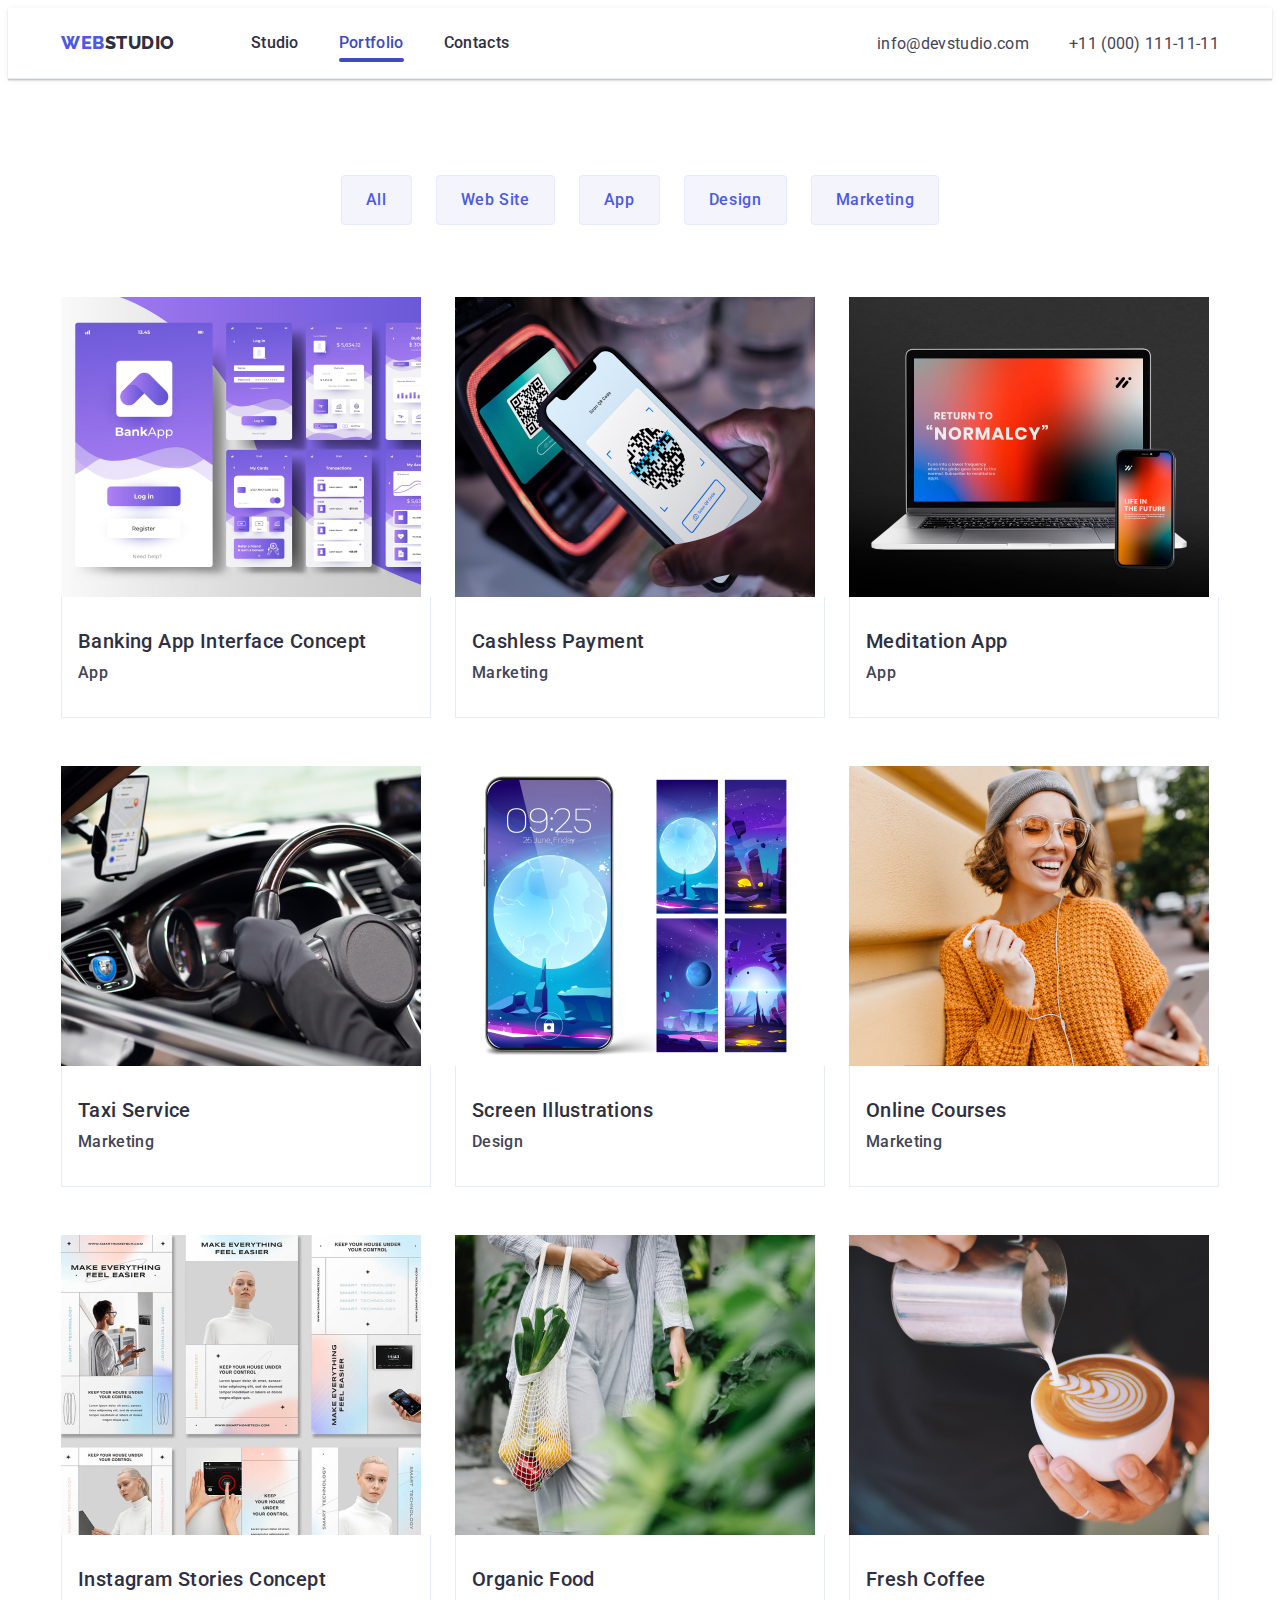
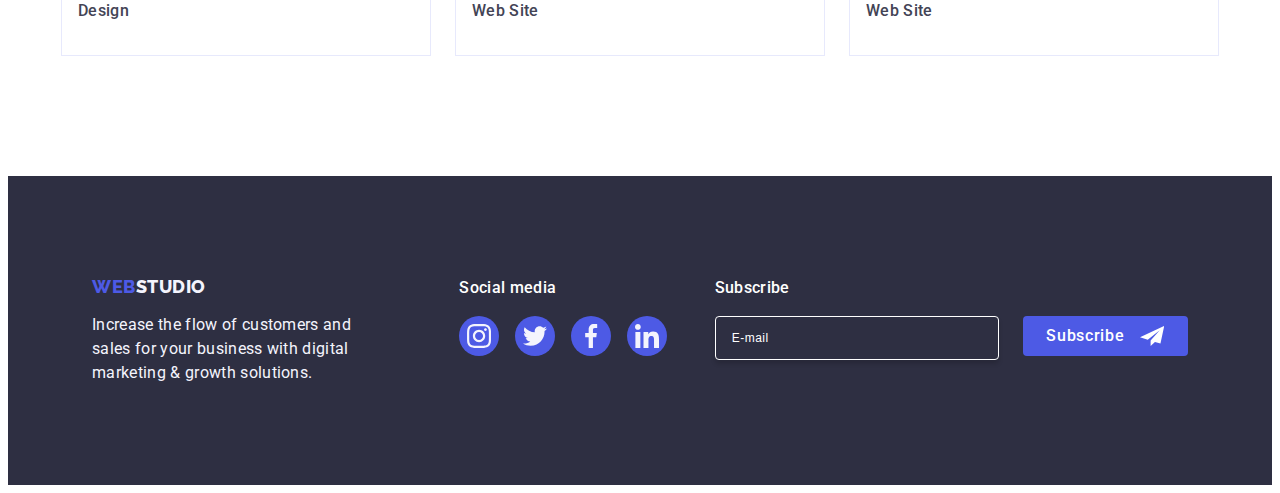
<file: portfolio.html>
<!DOCTYPE html>
<html lang="en">
  <head>
    <meta charset="UTF-8" />
    <meta name="viewport" content="width=device-width, initial-scale=1.0" />
    <title>Document</title>
    <link rel="preconnect" href="https://fonts.googleapis.com" />
    <link rel="preconnect" href="https://fonts.gstatic.com" crossorigin />
    <link
      href="https://fonts.googleapis.com/css2?family=Raleway:wght@800&family=Roboto:wght@400;500;700;900&display=swap"
      rel="stylesheet"
    />
    <link
      rel="stylesheet"
      href="https://cdnjs.cloudflare.com/ajax/libs/modern-normalize/2.0.0/modern-normalize.min.css"
      integrity="sha512-4xo8blKMVCiXpTaLzQSLSw3KFOVPWhm/TRtuPVc4WG6kUgjH6J03IBuG7JZPkcWMxJ5huwaBpOpnwYElP/m6wg=="
      crossorigin="anonymous"
      referrerpolicy="no-referrer"
    />
    <link rel="stylesheet" href="css/styles.css" />
  </head>

  <body>
    <header class="head">
      <div class="head-section container">
        <nav class="navigation">
          <a href="./index.html" class="web link"
            >Web<span class="head-studio">Studio</span></a
          >
          <ul class="navigation-list list">
            <li>
              <a href="./index.html" class="nav-item link">Studio</a>
            </li>
            <li>
              <a href="./portfolio.html" class="nav-item current emphasis link">
                Portfolio
              </a>
            </li>
            <li>
              <a href="/" class="nav-item link">Contacts</a>
            </li>
          </ul>
        </nav>
        <address class="info">
          <ul class="info-list list">
            <li>
              <a href="mailto:info@devstudio.com" class="info-style link"
                >info@devstudio.com</a
              >
            </li>
            <li>
              <a href="tel:+110001111111" class="info-style link"
                >+11 (000) 111-11-11</a
              >
            </li>
          </ul>
        </address>
      </div>
    </header>
    <main>
      <section class="sect">
        <div class="container">
          <h1 class="visually-hidden">Bla-Bla-Bla</h1>
          <ul class="button-list list">
            <li>
              <button type="button" class="portfolio-btn">All</button>
            </li>
            <li>
              <button type="button" class="portfolio-btn">Web Site</button>
            </li>
            <li>
              <button type="button" class="portfolio-btn">App</button>
            </li>
            <li>
              <button type="button" class="portfolio-btn">Design</button>
            </li>
            <li>
              <button type="button" class="portfolio-btn">Marketing</button>
            </li>
          </ul>
          <ul class="portfolio-images-list list">
            <li class="portfolio-item">
              <a href="" class="portfolio-link link">
                <div class="portfolio-container">
                  <img
                    src="./images/ProjectCard1.jpg"
                    alt="ProjectCard1"
                    width="360"
                  />
                  <p class="portfolio-description">
                    14 Stylish and User-Friendly App Design Concepts · Task
                    Manager App · Calorie Tracker App · Exotic Fruit Ecommerce
                    App · Cloud Storage App
                  </p>
                </div>
                <div class="portfolio-text">
                  <h2 class="portfolio-article">
                    Banking App Interface Concept
                  </h2>
                  <p class="portfolio-paragraph">App</p>
                </div>
              </a>
            </li>
            <li class="portfolio-item">
              <a href="" class="portfolio-link link">
                <div class="portfolio-container">
                  <img
                    src="./images/ProjectCard2.jpg"
                    alt="ProjectCard2"
                    width="360"
                  />
                  <p class="portfolio-description">
                    14 Stylish and User-Friendly App Design Concepts · Task
                    Manager App · Calorie Tracker App · Exotic Fruit Ecommerce
                    App · Cloud Storage App
                  </p>
                </div>
                <div class="portfolio-text">
                  <h2 class="portfolio-article">Cashless Payment</h2>
                  <p class="portfolio-paragraph">Marketing</p>
                </div>
              </a>
            </li>
            <li class="portfolio-item">
              <a href="" class="portfolio-link link">
                <div class="portfolio-container">
                  <img
                    src="./images/ProjectCard3.jpg"
                    alt="ProjectCard3"
                    width="360"
                  />
                  <p class="portfolio-description">
                    14 Stylish and User-Friendly App Design Concepts · Task
                    Manager App · Calorie Tracker App · Exotic Fruit Ecommerce
                    App · Cloud Storage App
                  </p>
                </div>
                <div class="portfolio-text">
                  <h2 class="portfolio-article">Meditation App</h2>
                  <p class="portfolio-paragraph">App</p>
                </div>
              </a>
            </li>
            <li class="portfolio-item">
              <a href="" class="portfolio-link link">
                <div class="portfolio-container">
                  <img
                    src="./images/ProjectCard4.jpg"
                    alt="ProjectCard4"
                    width="360"
                  />
                  <p class="portfolio-description">
                    14 Stylish and User-Friendly App Design Concepts · Task
                    Manager App · Calorie Tracker App · Exotic Fruit Ecommerce
                    App · Cloud Storage App
                  </p>
                </div>
                <div class="portfolio-text">
                  <h2 class="portfolio-article">Taxi Service</h2>
                  <p class="portfolio-paragraph">Marketing</p>
                </div>
              </a>
            </li>
            <li class="portfolio-item">
              <a href="" class="portfolio-link link">
                <div class="portfolio-container">
                  <img
                    src="./images/ProjectCard5.jpg"
                    alt="ProjectCard5"
                    width="360"
                  />
                  <p class="portfolio-description">
                    14 Stylish and User-Friendly App Design Concepts · Task
                    Manager App · Calorie Tracker App · Exotic Fruit Ecommerce
                    App · Cloud Storage App
                  </p>
                </div>
                <div class="portfolio-text">
                  <h2 class="portfolio-article">Screen Illustrations</h2>
                  <p class="portfolio-paragraph">Design</p>
                </div>
              </a>
            </li>
            <li class="portfolio-item">
              <a href="" class="portfolio-link link">
                <div class="portfolio-container">
                  <img
                    src="./images/ProjectCard6.jpg"
                    alt="ProjectCard6"
                    width="360"
                  />
                  <p class="portfolio-description">
                    14 Stylish and User-Friendly App Design Concepts · Task
                    Manager App · Calorie Tracker App · Exotic Fruit Ecommerce
                    App · Cloud Storage App
                  </p>
                </div>
                <div class="portfolio-text">
                  <h2 class="portfolio-article">Online Courses</h2>
                  <p class="portfolio-paragraph">Marketing</p>
                </div>
              </a>
            </li>
            <li class="portfolio-item">
              <a href="" class="portfolio-link link">
                <div class="portfolio-container">
                  <img
                    src="./images/ProjectCard7.jpg"
                    alt="ProjectCard7"
                    width="360"
                  />
                  <p class="portfolio-description">
                    14 Stylish and User-Friendly App Design Concepts · Task
                    Manager App · Calorie Tracker App · Exotic Fruit Ecommerce
                    App · Cloud Storage App
                  </p>
                </div>
                <div class="portfolio-text">
                  <h2 class="portfolio-article">Instagram Stories Concept</h2>
                  <p class="portfolio-paragraph">Design</p>
                </div>
              </a>
            </li>
            <li class="portfolio-item">
              <a href="" class="portfolio-link link">
                <div class="portfolio-container">
                  <img
                    src="./images/ProjectCard8.jpg"
                    alt="ProjectCard8"
                    width="360"
                  />
                  <p class="portfolio-description">
                    14 Stylish and User-Friendly App Design Concepts · Task
                    Manager App · Calorie Tracker App · Exotic Fruit Ecommerce
                    App · Cloud Storage App
                  </p>
                </div>
                <div class="portfolio-text">
                  <h2 class="portfolio-article">Organic Food</h2>
                  <p class="portfolio-paragraph">Web Site</p>
                </div>
              </a>
            </li>
            <li class="portfolio-item">
              <a href="" class="portfolio-link link">
                <div class="portfolio-container">
                  <img
                    src="./images/ProjectCard9.jpg"
                    alt="ProjectCard9"
                    width="360"
                  />
                  <p class="portfolio-description">
                    14 Stylish and User-Friendly App Design Concepts · Task
                    Manager App · Calorie Tracker App · Exotic Fruit Ecommerce
                    App · Cloud Storage App
                  </p>
                </div>
                <div class="portfolio-text">
                  <h2 class="portfolio-article">Fresh Coffee</h2>
                  <p class="portfolio-paragraph">Web Site</p>
                </div>
              </a>
            </li>
          </ul>
        </div>
      </section>
    </main>
    <footer class="foo">
      <div class="container footer">
        <div class="logo-container container">
          <a href="./index.html" class="web link"
            >Web<span class="foo-studio">Studio</span></a
          >
          <p class="foo-paragraph">
            Increase the flow of customers and sales for your business with
            digital marketing & growth solutions.
          </p>
        </div>
        <div class="media-container">
          <p class="media-paragraph">Social media</p>
          <ul class="media-list list">
            <li class="media-item">
              <a href="" class="media-link">
                <svg width="24" height="24" class="media-icon">
                  <use href="./images/icons.svg#icon-instagram-logo"></use>
                </svg>
              </a>
            </li>
            <li class="media-item">
              <a href="" class="media-link">
                <svg width="24" height="24" class="media-icon">
                  <use href="./images/icons.svg#icon-twitter-logo"></use>
                </svg>
              </a>
            </li>
            <li class="media-item">
              <a href="" class="media-link">
                <svg width="24" height="24" class="media-icon">
                  <use href="./images/icons.svg#icon-facebook-logo"></use>
                </svg>
              </a>
            </li>
            <li class="media-item">
              <a href="" class="media-link">
                <svg width="24" height="24" class="media-icon">
                  <use href="./images/icons.svg#icon-linkedin-logo"></use>
                </svg>
              </a>
            </li>
          </ul>
        </div>
        <div class="input-container container">
          <p class="media-paragraph">Subscribe</p>
          <form class="subscribe-form">
            <label class="subscribe-label">
              <input
                class="footer-input"
                type="email"
                name="subscribe-input"
                placeholder="E-mail"
              />
            </label>
            <button class="subscribe-btn" type="submit">
              Subscribe
              <svg class="send-icon" width="24" height="24">
                <use href="./images/icons.svg#icon-send"></use>
              </svg>
            </button>
          </form>
        </div>
      </div>
    </footer>
  </body>
</html>
</file>
<file: css/styles.css>
:root {
  --gray: #434455;
  --navy: #2e2f42;
  --iris: #4d5ae5;
  --dark_iris: #404bbf;
  --cloud: #f4f4fd;
  --lightslate: #8e8f99;
}

body {
  background-color: #ffffff;
  color: #434455;
  font-family: 'Roboto', sans-serif;
  font-weight: 400;
  font-size: 16px;
}
footer {
  background-color: var(--navy);
  color: var(--cloud);
}
img {
  display: block;
  height: auto;
  max-width: 100%;
}
ul {
  margin-top: 0;
  margin-bottom: 0;
  padding-left: 0;
}
h1,
h2,
h3,
h4,
h5,
h6,
p {
  margin: 0;
}
.head {
  border-bottom: 1px solid #e7e9fc;
  box-shadow: 0px 2px 1px rgba(46, 47, 66, 0.08),
    0px 1px 1px rgba(46, 47, 66, 0.16), 0px 1px 6px rgba(46, 47, 66, 0.08);
  position: relative;
  color: var(--dark_iris);
}
.head-section {
  display: flex;
  height: 70px;
}
.navigation {
  display: flex;
  align-items: center;
  justify-content: space-between;
  width: 100%;
}
@media only screen and (min-width: 768px) {
  .navigation {
    max-width: 496px;
  }
}
@media only screen and (min-width: 1158px) {
  .navigation {
    justify-content: start;
    width: auto;
  }
}
.navigation-list {
  display: flex;
  gap: 40px;
  position: relative;
  color: var(--dark_iris);
  transition: color 250ms cubic-bezier(0.4, 0, 0.2, 1);
}
@media only screen and (min-width: 320px) and (max-width: 767px) {
  .navigation-list {
    display: none;
  }
  .info {
    display: none;
  }
}
.nav-item {
  font-weight: 500;
  font-size: 16px;
  line-height: 1.5;
  letter-spacing: 0.02em;
  padding: 24px 0;
  color: var(--navy);
}
.nav-item:focus {
  color: var(--dark_iris);
}
.nav-item:hover {
  color: var(--dark_iris);
}
.nav-item.current.link {
  position: relative;
  transition: color 250ms cubic-bezier(0.4, 0, 0.2, 1);
  color: var(--dark_iris);
}
.nav-item.current::after {
  position: absolute;
  left: 0;
  width: 100%;
  background-color: var(--dark_iris);
  bottom: -1px;
  height: 4px;
  border-radius: 2px;
  content: '';
  margin-bottom: 15px;
}

.phone-menu {
  display: flex;
  align-items: center;
  justify-content: center;
  padding: 0;
  width: 32px;
  height: 22px;

  background-color: transparent;
  border: none;
  outline: transparent;
}
@media only screen and (min-width: 768px) {
  .phone-menu {
    display: none;
  }
}

.sect-first {
  padding: 112px 0;
  width: 100%;
  background-image: linear-gradient(
      rgba(46, 47, 66, 0.7),
      rgba(46, 47, 66, 0.7)
    ),
    url(../images/office/ofiice@1x.jpg);
  background-repeat: no-repeat;
  background-position: center;
  background-size: cover;
  background-color: var(--navy);
}

@media (min-resolution: 192dpi), (min-resolution: 2dppx) {
  .order-section {
    background-image: linear-gradient(
        rgba(46, 47, 66, 0.7),
        rgba(46, 47, 66, 0.7)
      ),
      url(../images/office/office@2x.jpg);
  }
}

@media only screen and (min-width: 1158px) {
  .sect-first {
    padding: 188px 0;
    max-width: 1440px;
    margin: 0 auto;
  }
}
.sect-second {
  padding: 96px 16px;
}

@media only screen and (min-width: 1158px) {
  .sect-second {
    padding: 120px 0;
  }
}

.sect-third {
  padding-bottom: 120px;
}

@media only screen and (min-width: 320px) and (max-width: 1157px) {
  .sect-third {
    display: none;
  }
}
.sect-fourth {
  background-color: var(--cloud);
  padding: 96px 0;
}
@media only screen and (min-width: 1158px) {
  .sect-fourth {
    padding: 120px 0;
  }
}
.sect-fifth {
  padding: 96px 0;
}
@media only screen and (min-width: 1158px) {
  .sect-fifth {
    padding: 120px 0;
  }
}
.sect {
  padding: 96px 0 120px 0;
}
.solution {
  color: #ffffff;
  line-height: 1.11;
  font-size: 36px;
  font-weight: 700;
  max-width: 320px;
  letter-spacing: 0.02em;
  text-align: center;
  margin: 0 auto;
  margin-bottom: 72px;
  text-transform: capitalize;
}
@media only screen and (min-width: 768px) {
  .solution {
    max-width: 496px;
    font-size: 56px;
    line-height: 1.07;
    text-transform: none;
    margin-bottom: 36px;
  }
}
@media only screen and (min-width: 1158px) {
  .solution {
    margin-bottom: 48px;
  }
}
.portfolio-images-list {
  display: flex;
  flex-wrap: wrap;
  column-gap: 24px;
  row-gap: 48px;
}
.button-list {
  display: flex;
  justify-content: center;
  gap: 24px;
  margin-bottom: 72px;
}
.features-list {
  display: flex;
  flex-direction: column;
  align-items: center;
  justify-content: center;
  gap: 72px;
}
.features-element {
  width: 100%;
}
@media only screen and (min-width: 768px) {
  .features-list {
    display: flex;
    flex-direction: row;
    row-gap: 72px;
    column-gap: 24px;
    flex-wrap: wrap;
  }

  .features-element {
    width: calc((100% - 24px) / 2);
  }
}

@media only screen and (min-width: 1158px) {
  .features-list {
    display: flex;
    gap: 24px;
    flex-wrap: wrap;
  }

  .features-element {
    width: calc((100% - 72px) / 4);
  }
}

@media only screen and (min-width: 1158px) {
  .sect-second-icons {
    display: flex;
    justify-content: center;
    align-items: center;
    padding: 24px 100px;
    margin-bottom: 8px;
    background-color: var(--cloud);
    border-radius: 4px;
  }
}

.features-article {
  margin-bottom: 8px;
  text-align: center;
  font-size: 36px;
  font-weight: 700;
  line-height: 1.1;
  letter-spacing: 0.02em;
  text-transform: capitalize;
}
.features-paragraph {
  font-weight: 500;
  color: var(--gray);
  font-size: 16px;
  font-weight: 500;
  line-height: 1.5;
  letter-spacing: 0.02em;
}
@media only screen and (min-width: 768px) {
  .features-article {
    text-align: start;
  }
}
@media only screen and (min-width: 1158px) {
  .features-article {
    color: var(--navy);
    font-size: 20px;
    font-weight: 500;
    line-height: 1.2;
    letter-spacing: 0.02em;
    margin-bottom: 8px;
  }
  .features-paragraph {
    font-weight: 400;
  }
}
.images-list {
  display: flex;
  gap: 24px;
}
.person-list {
  display: flex;
  flex-direction: column;
  justify-content: center;
  width: 264px;
  margin: 0 auto;
  gap: 24px;
}

@media only screen and (min-width: 768px) {
  .person-list {
    flex-direction: row;
    flex-wrap: wrap;
    column-gap: 24px;
    row-gap: 64px;
    width: 100%;
  }
}
.article {
  color: var(--navy);
  font-size: 36px;
  font-weight: 700;
  text-transform: capitalize;
  text-align: center;
  line-height: 1.11;
  letter-spacing: 0.02em;
  margin-bottom: 72px;
}
.image {
  width: calc((100% - 48px) / 3);
}
.people-article {
  color: var(--navy);
  font-size: 20px;
  font-weight: 500;
  line-height: 1.2;
  letter-spacing: 0.02em;
  text-align: center;
  margin-bottom: 8px;
}
.portfolio-article {
  color: var(--navy);
  font-size: 20px;
  font-weight: 500;
  line-height: 1.2;
  letter-spacing: 0.02em;
  margin-bottom: 8px;
}
.people-paragraph {
  color: var(--gray);
  font-size: 16px;
  font-weight: 500;
  line-height: 1.5;
  letter-spacing: 0.02em;
  margin-bottom: 8px;
  text-align: center;
}
.portfolio-paragraph {
  color: var(--gray);
  font-size: 16px;
  font-weight: 500;
  line-height: 1.5;
  letter-spacing: 0.02em;
}
.portfolio-text {
  padding: 32px 16px;
  border: 1px solid #e7e9fc;
  border-top: none;
}
.people-container {
  padding: 32px 0;
}
.portfolio-item {
  width: calc((100% - 48px) / 3);
}
.portfolio-description {
  position: absolute;
  top: 0;
  font-size: 16px;
  line-height: 1.5;
  letter-spacing: 0.02em;
  color: var(--cloud);
  padding: 40px 32px;
  background-color: var(--iris);
  height: 100%;
  width: 100%;
  transform: translateY(100%);
  transition: transform 250ms cubic-bezier(0.4, 0, 0.2, 1);
}
.portfolio-container {
  position: relative;
  overflow: hidden;
}
.portfolio-link {
  display: block;
  transition: box-shadow 250ms cubic-bezier(0.4, 0, 0.2, 1);
}
.portfolio-link:hover,
.portfolio-link:focus {
  box-shadow: 0px 1px 6px rgba(46, 47, 66, 0.08),
    0px 1px 1px rgba(46, 47, 66, 0.16), 0px 2px 1px rgba(46, 47, 66, 0.08);
}
.portfolio-link:hover .portfolio-description,
.portfolio-link:focus .portfolio-description {
  transform: translateY(0%);
}
.list-back {
  background-color: #ffffff;
  border-radius: 0px 0px 4px 4px;
  box-shadow: 0px 1px 6px rgba(46, 47, 66, 0.08),
    0px 1px 1px rgba(46, 47, 66, 0.16), 0px 2px 1px rgba(46, 47, 66, 0.08);
}
@media only screen and (min-width: 768px) {
  .list-back {
    width: calc((100% - 208px) / 2);
  }
}
@media only screen and (min-width: 1158px) {
  .list-back {
    width: calc((100% - 72px) / 4);
  }
}
.btn {
  background: var(--iris);
  color: white;
  font-family: 'Roboto', sans-serif;
  font-size: 16px;
  line-height: 1.5;
  letter-spacing: 0.04em;
  font-weight: 500;
  cursor: pointer;
  display: block;
  border: none;
  border-radius: 4px;
  min-width: 169px;
  height: 56px;
  margin: 0 auto;
  transition: background-color 250ms cubic-bezier(0.4, 0, 0.2, 1);
}
.btn:hover {
  background-color: var(--dark_iris);
}
.btn:focus {
  background-color: var(--dark_iris);
}
.portfolio-btn {
  font-family: 'Roboto', sans-serif;
  font-weight: 500;
  letter-spacing: 0.04em;
  font-size: 16px;
  line-height: 1.5;
  cursor: pointer;
  padding: 12px 24px;
  border-radius: 4px;
  border: 1px solid #e7e9fc;
  color: var(--iris);
  background-color: var(--cloud);
  transition: color 250ms cubic-bezier(0.4, 0, 0.2, 1),
    background-color 250ms cubic-bezier(0.4, 0, 0.2, 1),
    border-color 250ms cubic-bezier(0.4, 0, 0.2, 1),
    box-shadow 250ms cubic-bezier(0.4, 0, 0.2, 1);
}
.portfolio-btn:focus,
.portfolio-btn:hover {
  color: #ffffff;
  background-color: var(--dark_iris);
  border: 1px solid transparent;
  box-shadow: 0px 3px 1px rgba(0, 0, 0, 0.1), 0px 2px 1px rgba(0, 0, 0, 0.08),
    0px 2px 2px rgba(0, 0, 0, 0.12);
}

.web {
  font-size: 18px;
  font-family: 'Raleway', sans-serif;
  font-weight: 800;
  line-height: 1.17;
  letter-spacing: 0.03em;
  text-transform: uppercase;
  text-decoration: none;
  margin-right: 76px;
  margin-bottom: 16px;
  margin-top: 16px;
  color: var(--iris);
  display: inline-block;
  transition: color 250ms cubic-bezier(0.4, 0, 0.2, 1),
    background-color 250ms cubic-bezier(0.4, 0, 0.2, 1),
    border-color 250ms cubic-bezier(0.4, 0, 0.2, 1),
    box-shadow 250ms cubic-bezier(0.4, 0, 0.2, 1);
}

.container.footer .web {
  display: block;
  margin: 0 auto;
}
@media only screen and (min-width: 768px) {
  .container.footer .web {
    margin: 0;
  }
}

/* Default classes */
.link {
  text-decoration: none;
}
.list {
  list-style: none;
}
.container {
  margin: 0 auto;
  padding: 0 16px;
  min-width: 320px;
  max-width: 428px;
}
@media only screen and (min-width: 768px) {
  .container {
    max-width: 768px;
  }
}
@media only screen and (min-width: 1158px) {
  .container {
    max-width: 1158px;
    padding-left: 15px;
    padding-right: 15px;
  }
}
.sect-second-icons {
  display: flex;
  height: 112px;
  align-items: center;
  justify-content: center;
  background-color: var(--cloud);
  border-radius: 4px;
  margin-bottom: 8px;
}

.head-studio {
  color: var(--navy);
}
.foo-studio {
  color: var(--cloud);
}
.info {
  font-style: normal;
  margin-left: auto;
}

.info-list {
  display: flex;
  gap: 40px;
  align-items: center;
}
@media only screen and (min-width: 768px) {
  .info-list {
    flex-direction: column;
    gap: 12px;
    padding: 16px 0;
    margin-left: 120px;
  }
}

@media only screen and (min-width: 1158px) {
  .info-list {
    flex-direction: row;
    gap: 40px;
    padding: 24px 0;
    margin: 0;
  }
}
.info-style {
  transition: color 250ms cubic-bezier(0.4, 0, 0.2, 1);
  color: var(--gray);
  font-size: 16px;
  line-height: 1.5;
  letter-spacing: 0.02em;
}
@media only screen and (min-width: 768px) and (max-width: 1158px) {
  .info-style {
    font-size: 12px;
    line-height: 1.17;
    letter-spacing: 0.04em;
  }
}
.visually-hidden {
  position: absolute;
  width: 1px;
  height: 1px;
  margin: -1px;
  border: 0;
  padding: 0;
  white-space: nowrap;
  overflow: hidden;
}
.info-style:hover,
.info-style:focus {
  color: var(--dark_iris);
}
.social-link-list {
  display: flex;
  gap: 24px;
  justify-content: center;
}
.social-item {
  width: 40px;
  height: 40px;
}
.social-link {
  width: 100%;
  height: 100%;
  background-color: var(--iris);
  border-radius: 50%;
  display: flex;
  align-items: center;
  justify-content: center;
  transition: background-color 250ms cubic-bezier(0.4, 0, 0.2, 1);
}
.social-link:hover,
.social-link:focus {
  background-color: var(--dark_iris);
}
.social-svg {
  fill: #f4f4fd;
}
.customers-list {
  display: flex;
  justify-content: center;
  align-items: center;
  row-gap: 72px;
  column-gap: 16px;
  flex-wrap: wrap;
}
@media only screen and (min-width: 768px) {
  .customers-list {
    column-gap: 24px;
  }
}

.customers-item {
  width: calc((100% - 16px) / 2);
  height: 88px;
  transition: background-color 250ms cubic-bezier(0.4, 0, 0.2, 1);
}

@media only screen and (min-width: 768px) {
  .customers-item {
    width: calc((100% - 208px) / 3);
  }
}

@media only screen and (min-width: 1158px) {
  .customers-item {
    width: calc((100% - 120px) / 6);
  }
}
.customers-link {
  width: 100%;
  height: 100%;
  border-radius: 4px;
  border: 1px solid var(--lightslate);
  color: var(--lightslate);
  display: flex;
  justify-content: center;
  align-items: center;
  transition: border-color 250ms cubic-bezier(0.4, 0, 0.2, 1),
    color 250ms cubic-bezier(0.4, 0, 0.2, 1);
}
.customers-link:hover,
.customers-link:focus {
  color: var(--dark_iris);
  border-color: var(--dark_iris);
}
.color-svg {
  fill: currentColor;
}
.foo {
  padding: 100px 0;
}
.foo-paragraph {
  letter-spacing: 0.02em;
  line-height: 1.5;
  width: 264px;
  color: var(--cloud);
}

.container.footer {
  display: flex;
  flex-direction: column;
  gap: 72px;
}

@media screen and (min-width: 768px) {
  .container.footer {
    display: flex;
    flex-direction: row;
    flex-wrap: wrap;
    column-gap: 24px;
    width: 552px;
    margin: 0 auto;
    padding: 0;
  }
}

@media only screen and (min-width: 1158px) {
  .container.footer {
    display: flex;
    flex-direction: row;
    gap: 0;
    align-items: baseline;
    flex-wrap: nowrap;
    padding: 0 15px;
    width: auto;
  }
}

.media-paragraph {
  line-height: 1.5;
  letter-spacing: 0.02em;
  font-weight: 500;
  font-size: 16px;
  color: #ffffff;
  margin-bottom: 16px;
  margin: 0 auto;
}
@media only screen and (min-width: 768px) {
  .media-paragraph {
    margin: 0;
  }
}

.logo-container,
.media-container,
.subscribe-form,
.input-container {
  display: flex;
  flex-direction: column;
  gap: 16px;
}

.media-container {
  margin: 0 auto;
}

.media-list.list {
  display: flex;
  gap: 16px;
}

.media-item {
  width: 40px;
  height: 40px;
}
.media-link {
  display: flex;
  align-items: center;
  justify-content: center;
  width: 100%;
  height: 100%;
  border-radius: 50%;
  background-color: var(--iris);
  transition: background-color 250ms cubic-bezier(0.4, 0, 0.2, 1);
}
.media-link:hover,
.media-link:focus {
  background-color: #31d0aa;
}
.media-icon {
  fill: var(--cloud);
}
@media only screen and (min-width: 768px) {
  .subscribe-form {
    flex-direction: row;
    gap: 24px;
  }
}

.footer-input {
  height: 40px;
  width: 100%;
  font-size: 12px;
  line-height: 1.5;
  letter-spacing: 0.04em;
  padding-left: 16px;

  color: #ffffff;
  border-radius: 4px;
  border: 1px solid #ffffff;
  background-color: transparent;
  outline: transparent;
  box-shadow: 0px 4px 4px 0px rgba(0, 0, 0, 0.15);
}

@media only screen and (min-width: 768px) {
  .footer-input {
    width: 264px;
  }
}

.footer-input::placeholder {
  color: #ffffff;
}

@media only screen and (min-width: 428px) and (max-width: 767px) {
  .input-container {
    margin: 0;
  }
}

.subscribe-btn {
  display: inline-flex;
  justify-content: center;
  align-items: center;
  width: 165px;
  height: 40px;
  margin: 0 auto;
  font-family: 'Roboto', sans-serif;
  color: #ffffff;
  font-size: 16px;
  font-weight: 500;
  line-height: 1.5;
  letter-spacing: 0.04em;
  border: none;
  border-radius: 4px;
  background-color: var(--iris);
  cursor: pointer;
}
@media only screen and (min-width: 768px) {
  .subscribe-button {
    padding: 8px 24px;
  }
}

.subscribe-btn:hover {
  background-color: var(--dark_iris);
}

.send-icon {
  margin-left: 16px;
  fill: #ffffff;
}
.modal-window-container {
  position: fixed;
  top: 0;
  left: 0;
  width: 100vw;
  height: 100vh;
  background-color: rgba(46, 47, 66, 0.4);
  transition: opacity 250ms cubic-bezier(0.4, 0, 0.2, 1),
    visibility 250ms cubic-bezier(0.4, 0, 0.2, 1);
  padding: 16px 24px;
}
.is-hidden {
  opacity: 0;
  visibility: hidden;
  pointer-events: none;
}
.modal-window {
  padding: 72px 24px 24px 24px;
  position: absolute;
  top: 50%;
  left: 50%;
  transform: translate(-50%, -50%) scale(1);
  width: calc(100% - 36px);
  max-width: 408px;
  min-height: 584px;
  background: #fcfcfc;
  box-shadow: 0px 1px 1px rgba(0, 0, 0, 0.14), 0px 1px 3px rgba(0, 0, 0, 0.12),
    0px 2px 1px rgba(0, 0, 0, 0.2);
  border-radius: 4px;
  transition: transform 250ms cubic-bezier(0.4, 0, 0.2, 1);
}

.close-btn {
  position: absolute;
  top: 24px;
  right: 24px;
  width: 24px;
  height: 24px;
  border-radius: 50%;
  display: flex;
  align-items: center;
  justify-content: center;
  background-color: #e7e9fc;
  border: 1px solid rgba(0, 0, 0, 0.1);
  cursor: pointer;
  padding: 0;
  transition: background-color 250ms cubic-bezier(0.4, 0, 0.2, 1),
    border 250ms cubic-bezier(0.4, 0, 0.2, 1);
}
.close-btn:hover,
.close-btn:focus {
  background-color: var(--dark_iris);
  border: none;
  fill: #ffffff;
}
.close-svg {
  transition: fill 250ms cubic-bezier(0.4, 0, 0.2, 1);
}
.input-item {
  position: relative;
}
.modal-item {
  margin-bottom: 8px;
}
.modal-paragraph {
  font-family: Roboto;
  font-size: 16px;
  font-style: normal;
  font-weight: 500;
  line-height: 1.5;
  letter-spacing: 0.02em;
  margin-bottom: 16px;
  color: var(--navy);
  text-align: center;
}
.modal-label {
  font-family: Roboto;
  font-size: 12px;
  font-style: normal;
  font-weight: 400;
  line-height: 1.17;
  letter-spacing: 0.04em;
  margin-bottom: 4px;
  display: block;
  color: var(--lightslate);
}
.modal-input {
  border-radius: 4px;
  border: 1px solid rgba(46, 47, 66, 0.4);
  width: 100%;
  height: 40px;
  padding-left: 38px;
  outline: transparent;
  background-color: transparent;
  transition: border-color 250ms cubic-bezier(0.4, 0, 0.2, 1);
}
.modal-input:focus + .modal-input::placeholder {
  color: transparent;
}
.modal-input:focus {
  border-color: var(--iris);
}
.modal-input:focus + .input-svg {
  fill: var(--iris);
}
.input-svg {
  position: absolute;
  left: 16px;
  top: 50%;
  transform: translateY(-50%);

  transition: fill 250ms cubic-bezier(0.4, 0, 0.2, 1);
}
.textarea-item {
  margin-bottom: 16px;
}
.modal-textarea {
  color: rgba(46, 47, 66, 0.4);
  font-size: 12px;
  line-height: 1.17;
  letter-spacing: 0.04em;
  width: 100%;
  height: 120px;
  padding: 8px 16px;
  resize: none;
  background-color: transparent;
  border-radius: 4px;
  border: 1px solid rgba(46, 47, 66, 0.4);
  outline: transparent;
  transition: border-color 250ms cubic-bezier(0.4, 0, 0.2, 1);
}
.modal-textarea:focus {
  border-color: var(--iris);
}
.modal-textarea::placeholder {
  font-family: Roboto;
  font-size: 12px;
  font-style: normal;
  font-weight: 400;
  line-height: 1.17;
  letter-spacing: 0.04em;
}
.checkbox-item {
  margin-bottom: 24px;
}
.checkbox-label {
  color: var(--lightslate);
  font-size: 12px;
  line-height: 1.17;
  letter-spacing: 0.04em;
  display: block;
  border: none;
}

.label-span {
  display: inline-flex;
  align-items: center;
  justify-content: center;
  fill: transparent;
  width: 16px;
  height: 16px;
  margin-right: 8px;

  border: 1px solid rgba(46, 47, 66, 0.4);
  border-radius: 2px;

  transition: background-color 250ms cubic-bezier(0.4, 0, 0.2, 1),
    border 250ms cubic-bezier(0.4, 0, 0.2, 1),
    fill 250ms cubic-bezier(0.4, 0, 0.2, 1);
}

.checkbox-input:hover + .checkbox-label > .label-span,
.checkbox-input:focus + .checkbox-label > .label-span,
.checkbox-input:checked + .checkbox-label > .label-span {
  background-color: var(--dark_iris);
  border: none;
  fill: var(--cloud);
}

.label-link {
  color: var(--iris);
  font-size: 12px;
  line-height: 1.17;
  letter-spacing: 0.04em;
}
.modal-btn-send {
  font-size: 16px;
  font-weight: 500;
  line-height: 1.5;
  letter-spacing: 0.04em;
  color: #ffffff;
  text-align: center;

  margin: 0 auto;
  display: block;
  min-width: 169px;
  height: 56px;
  border-radius: 4px;
  background-color: var(--iris);
  border: none;
  box-shadow: 0px 4px 4px 0px rgba(0, 0, 0, 0.15);
  transition: background-color 250ms cubic-bezier(0.4, 0, 0.2, 1);
  cursor: pointer;
}
.modal-btn-send:focus,
.modal-btn-send:hover {
  background-color: var(--dark_iris);
}

.menu-modal {
  position: fixed;
  top: 0;
  left: 0;
  width: 100vw;
  height: 100vh;

  background: var(--white, #fff);
  box-shadow: 0px 1px 6px 0px rgba(46, 47, 66, 0.08),
    0px 1px 1px 0px rgba(46, 47, 66, 0.16),
    0px 2px 1px 0px rgba(46, 47, 66, 0.08);

  transform: translateX(100%);
  transition: transform 250ms ease-in-out;
}

@media only screen and (min-width: 768px) {
  .menu-modal {
    display: none;
  }
}

.mobile-menu-container {
  display: flex;
  flex-direction: column;
  justify-content: space-between;
  margin: 0 auto;
  padding: 80px 40px 40px;
  max-width: 428px;
  position: relative;
  width: 100vw;
  height: 100vh;
}

.menu-modal.is-open {
  transform: translateX(0);
}

.mobile-nav-info,
.mobile-nav-item {
  margin-bottom: 40px;
}

.menu-nav {
  color: var(--navyblue, #2e2f42);
  font-size: 36px;
  font-weight: 700;
  line-height: 1.1;
  letter-spacing: 0.02em;
  text-transform: capitalize;
}

.menu-phone {
  display: block;

  color: var(--iris, #4d5ae5);
  font-size: 24px;
  font-weight: 700;
  line-height: 1.1;
  letter-spacing: 0.02em;
  text-transform: capitalize;
  margin-bottom: 48px;
}

.menu-email {
  display: block;
  max-width: 192px;

  color: var(--slate, #434455);
  font-size: 20px;
  font-weight: 500;
  line-height: 1.2px;
  letter-spacing: 0.02em;
}

.menu-icon-block {
  max-width: 328px;
  margin-left: 40px;
  margin-bottom: 40px;
  margin-right: 60px;
}

.menu-icon-list {
  display: flex;
  justify-content: space-between;
}

.menu-icon-link {
  display: flex;
  justify-content: center;
  align-items: center;
  padding: 12px;
  width: 100%;
  height: 100%;
  background-color: var(--iris);
  border-radius: 50%;
  transition: background-color 250ms cubic-bezier(0.4, 0, 0.2, 1);
}

.menu-icon-link:active {
  background-color: var(--dark_iris);
}

/* @media */

@media screen and (max-width: 1158px) {
  .desktop-visible {
    position: absolute;
    width: 1px;
    height: 1px;
    margin: -1px;

    border: 0;
    padding: 0;
    white-space: nowrap;
    overflow: hidden;
  }
}

@media screen and (max-width: 767.98px) {
  .tablet-visible {
    position: absolute;
    width: 1px;
    height: 1px;
    margin: -1px;

    border: 0;
    padding: 0;
    white-space: nowrap;
    overflow: hidden;
  }
}

@media only screen and (min-width: 320px) {
  html {
    overflow-x: hidden;
  }
}

.menu-btn {
  margin-top: 32px;
  border-radius: 8px;
  background-color: var(--iris);
  border: none;
  width: 128px;
  height: 32px;
  text-align: center;
  color: var(--cloud);
  transform: translateY(0%);

  transition: color 0.4s linear;
  transition: background-color 0.4s linear;
  transition: transform 0.4s linear;
}
.menu-btn:hover {
  background-color: var(--dark_iris);
  color: rgba(0, 0, 0, 0.7);
  transform: translateY(-20%);
  box-shadow: inset 3px 2px var(--iris);
}

.icon-menu {
  position: absolute;
  right: 0%;
  top: 50%;
  transform: translateY(-50%);
  margin-right: 16px;
}
</file>
